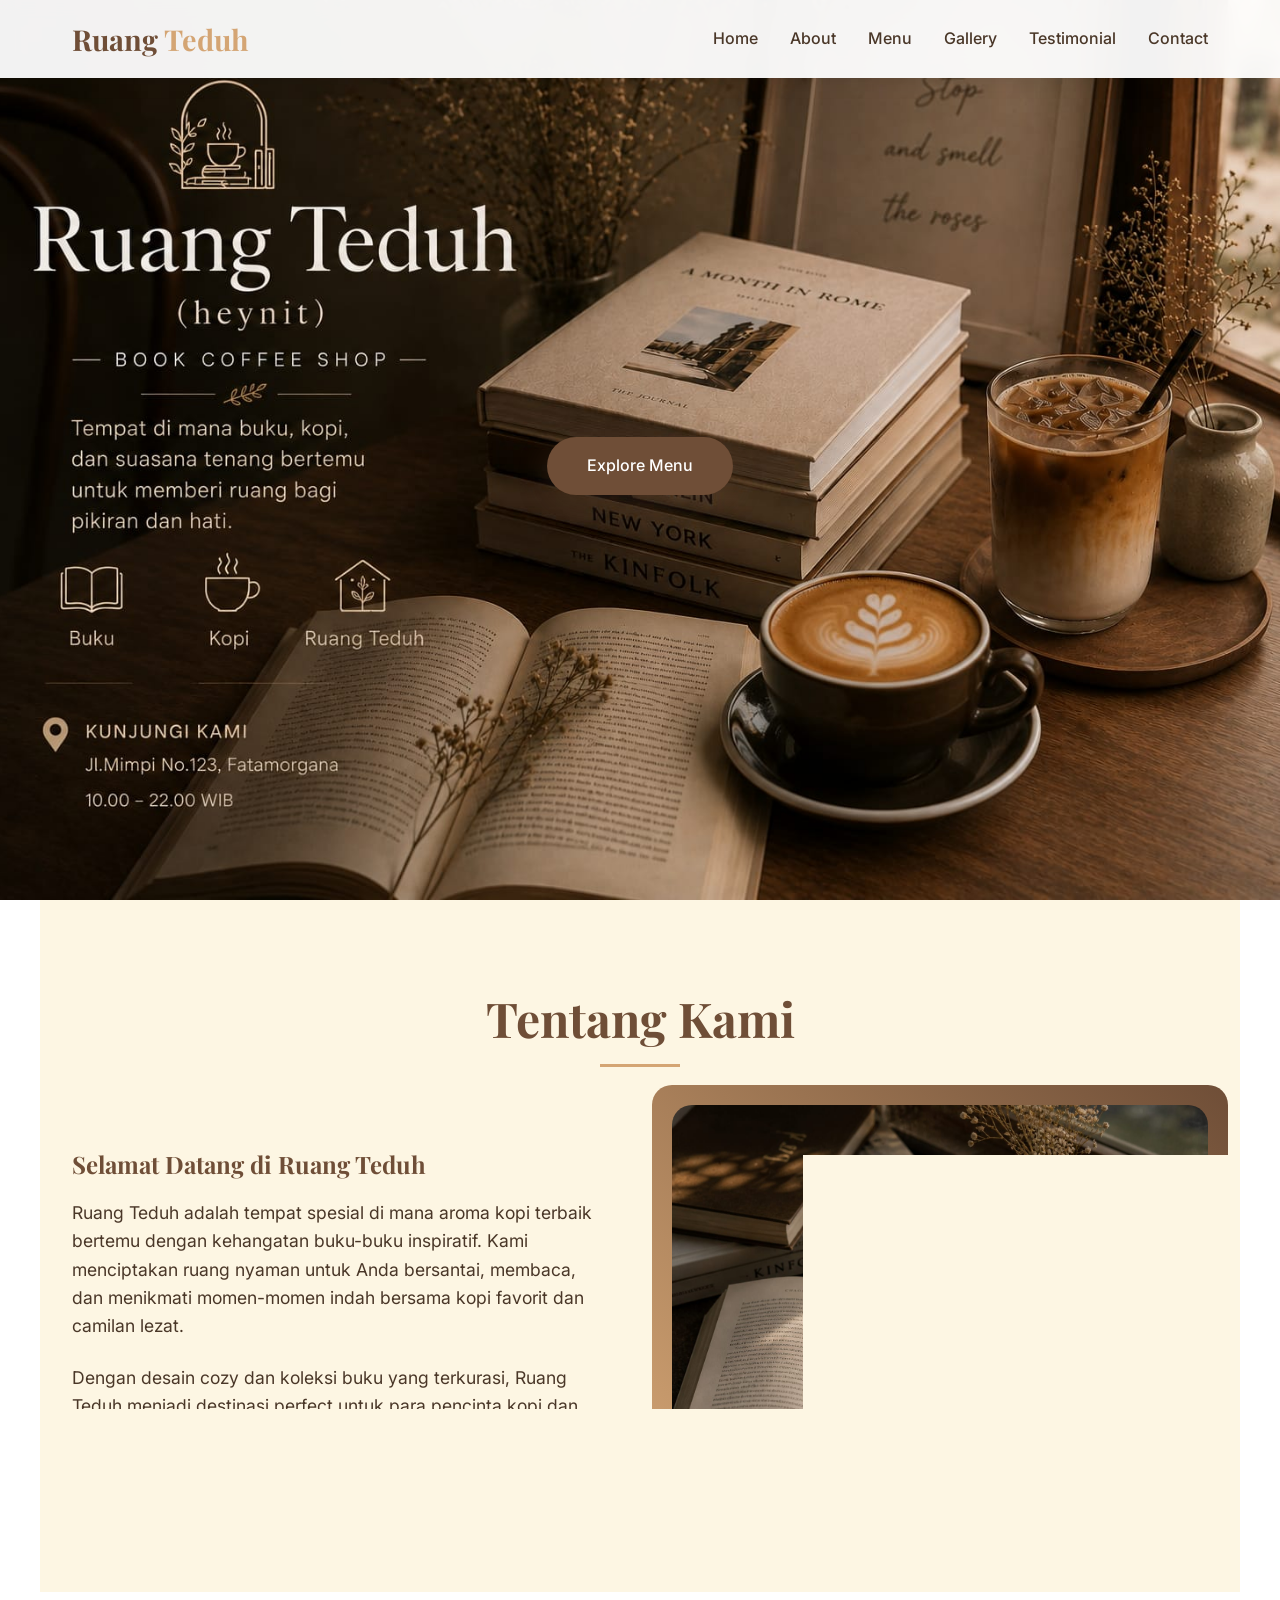
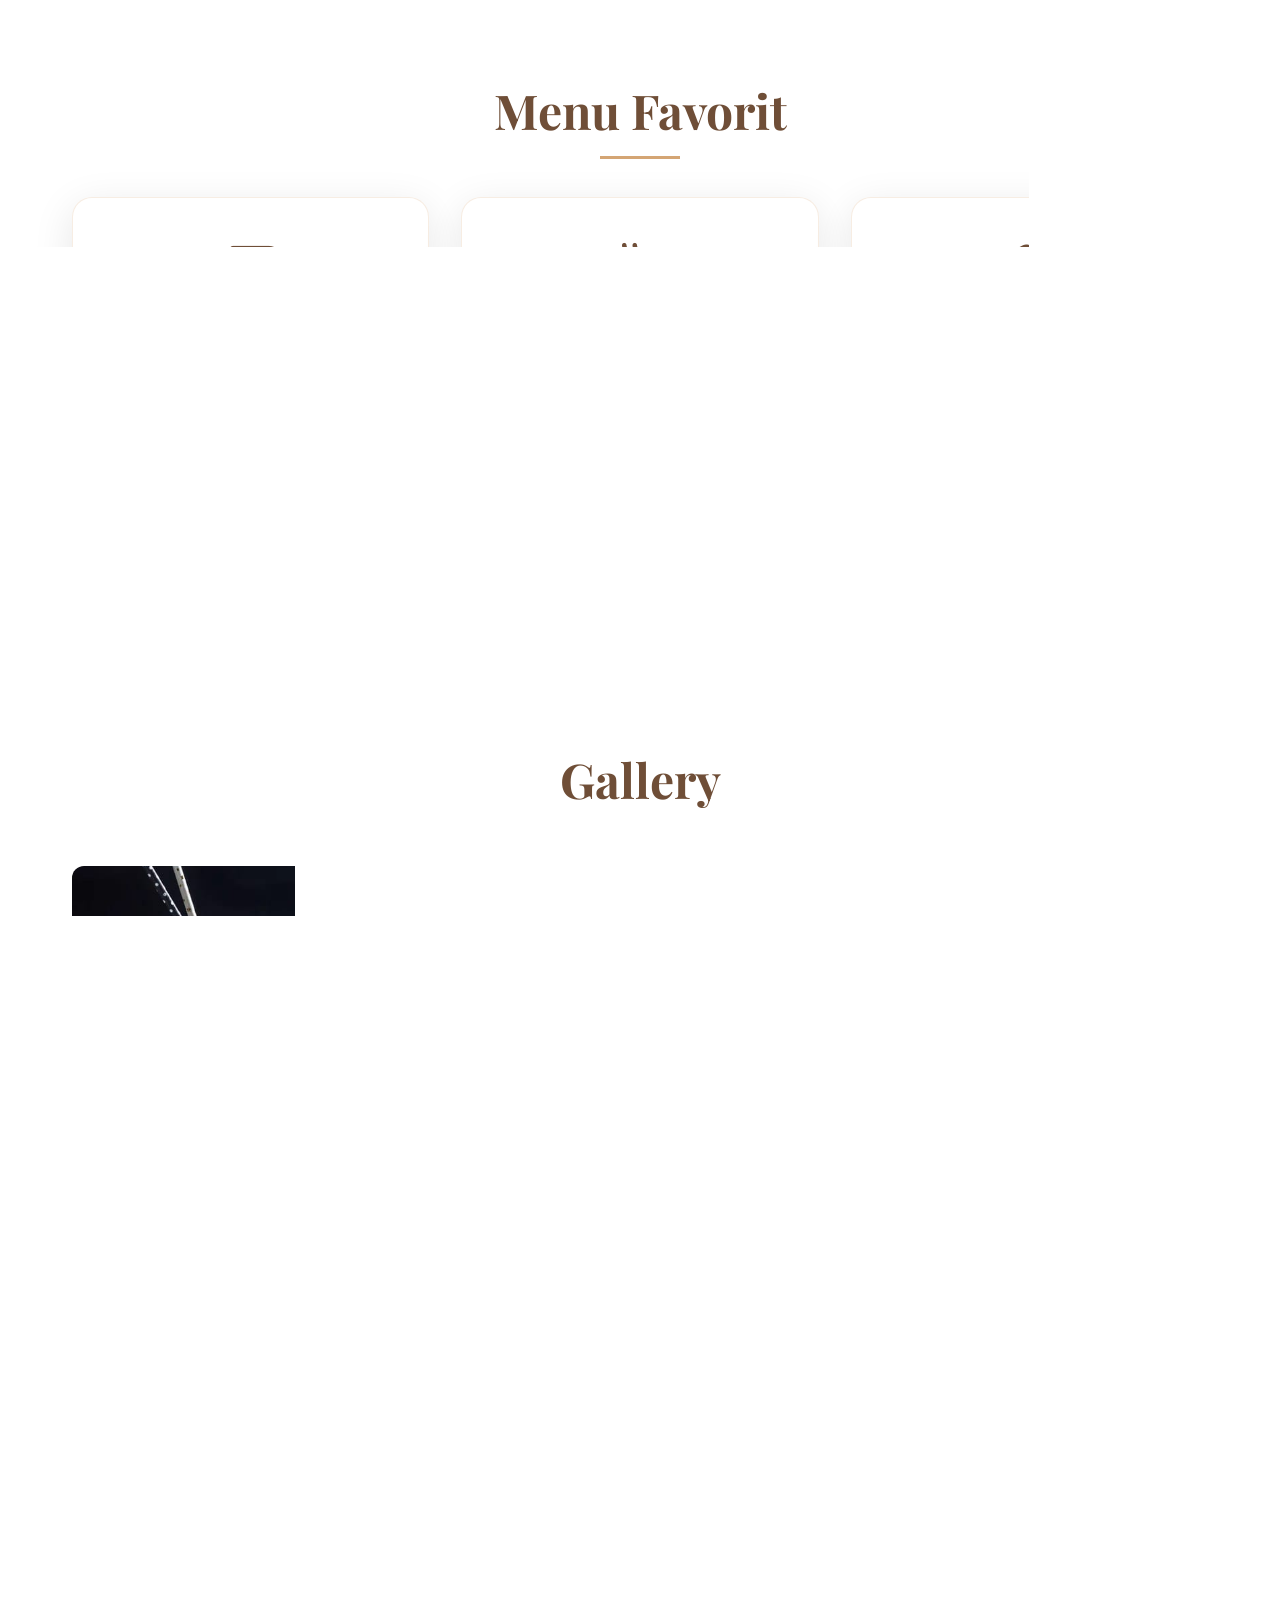
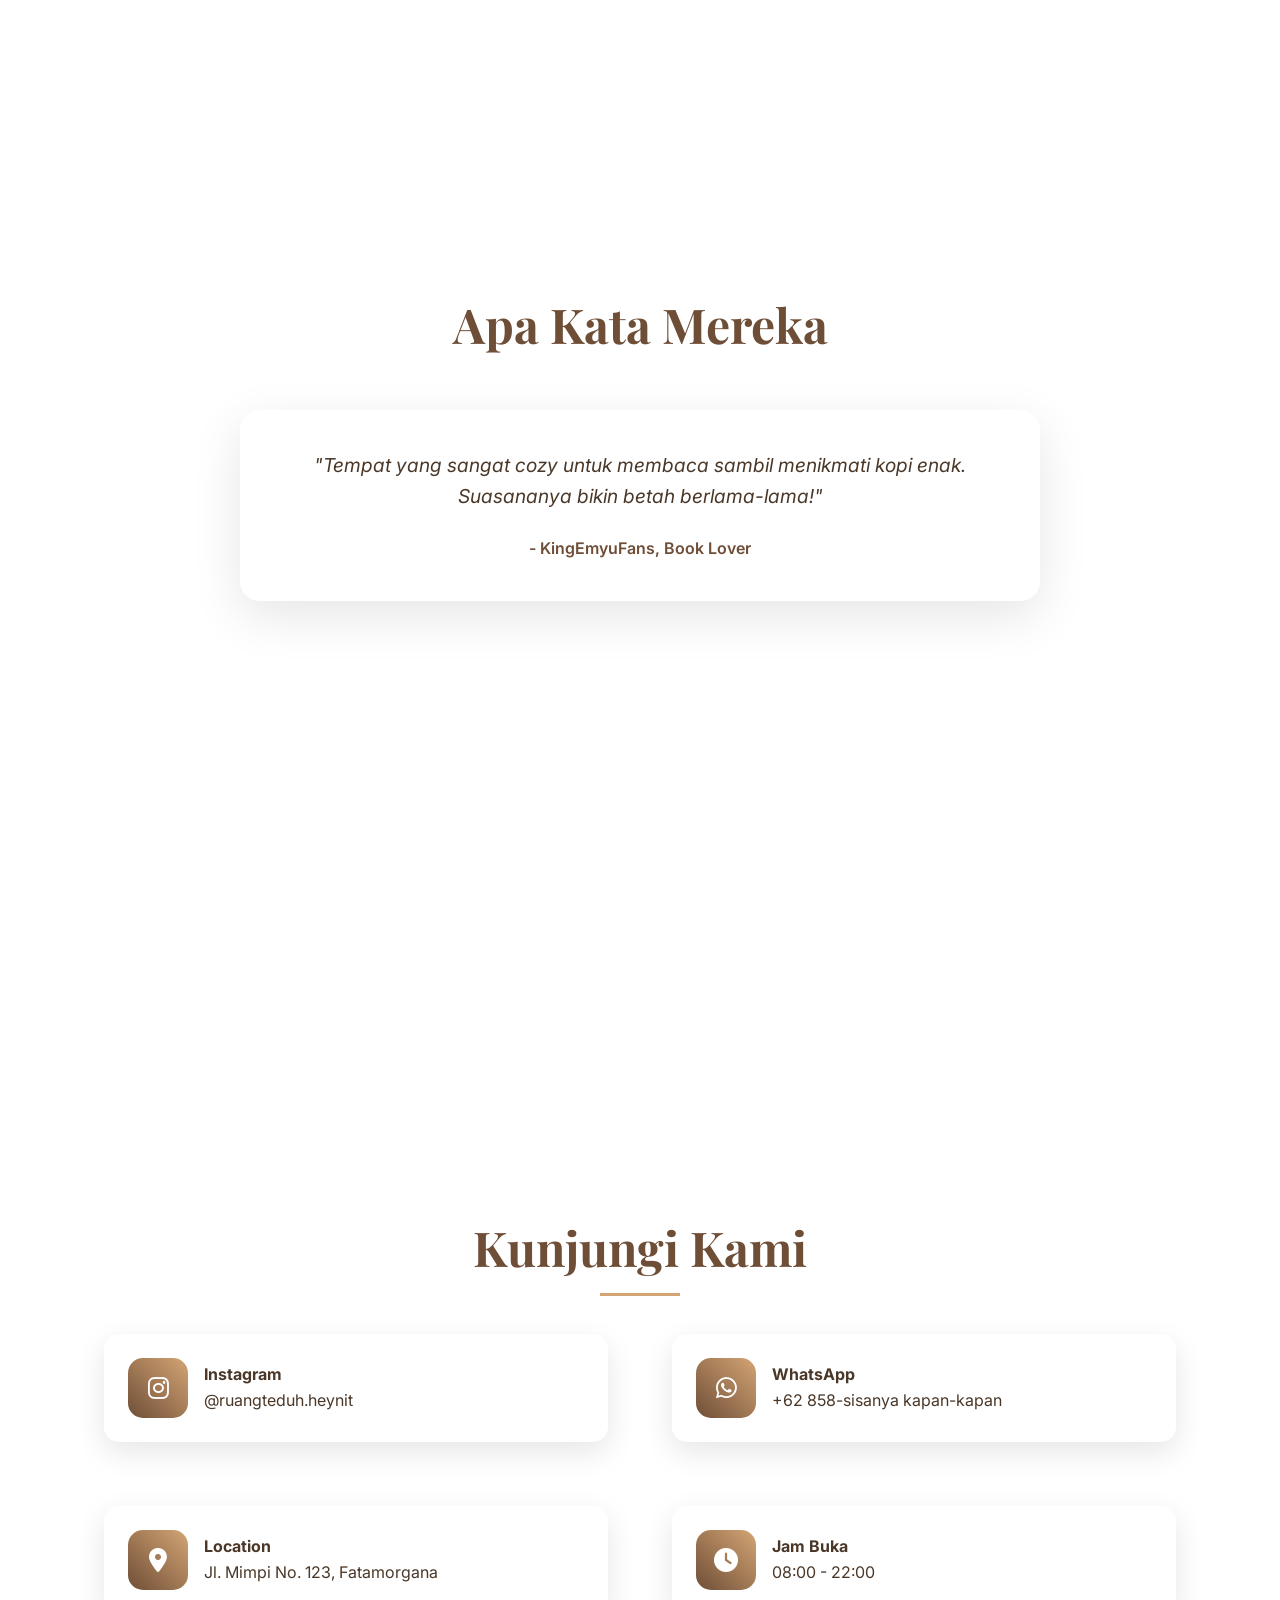
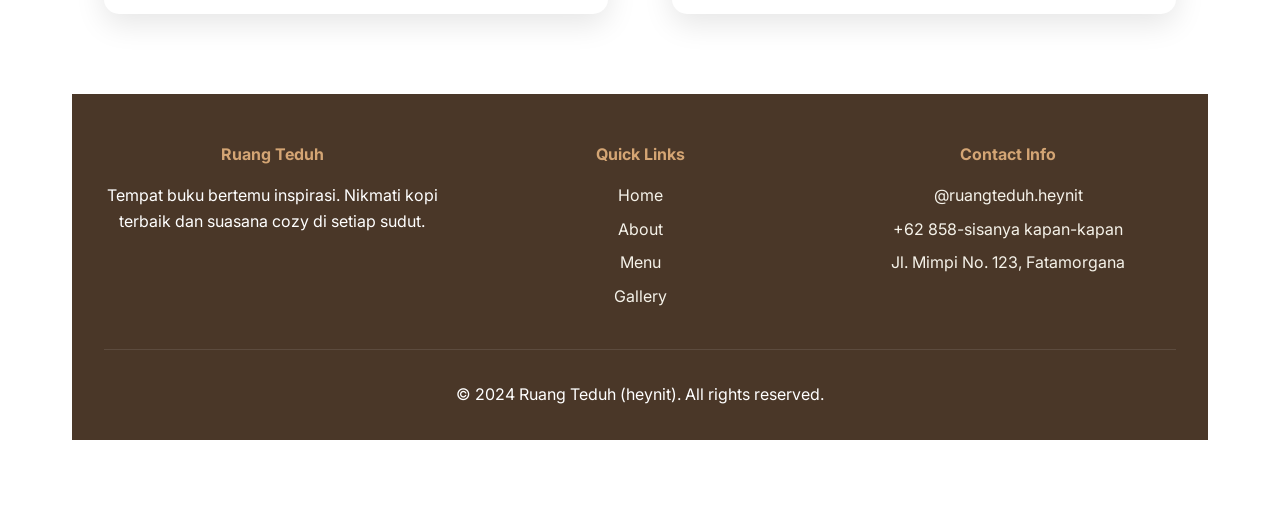
<file: index.html>
<!DOCTYPE html>
<html lang="id">
<head>
    <meta charset="UTF-8">
    <meta name="viewport" content="width=device-width, initial-scale=1.0">
    <title>Ruang Teduh (heynit) - Coffee Shop & Bookstore</title>
    <link href="https://cdnjs.cloudflare.com/ajax/libs/font-awesome/6.4.0/css/all.min.css" rel="stylesheet">
    <link href="https://fonts.googleapis.com/css2?family=Playfair+Display:wght@400;500;600;700&family=Inter:wght@300;400;500;600&display=swap" rel="stylesheet">
    <link rel="stylesheet" href="style.css">
</head>
<body>
    <!-- Navbar -->
    <nav class="navbar">
        <div class="nav-container">
            <a href="#" class="logo">Ruang <span>Teduh</span></a>
            <ul class="nav-menu">
                <li><a href="#home" class="nav-link">Home</a></li>
                <li><a href="#about" class="nav-link">About</a></li>
                <li><a href="#menu" class="nav-link">Menu</a></li>
                <li><a href="#gallery" class="nav-link">Gallery</a></li>
                <li><a href="#testimonial" class="nav-link">Testimonial</a></li>
                <li><a href="#contact" class="nav-link">Contact</a></li>
            </ul>
            <div class="hamburger">
                <span></span>
                <span></span>
                <span></span>
            </div>
        </div>
    </nav>

    <!-- Hero Section -->
<section id="home" class="hero" style="background-image: url('assets/hero-bg.jpeg');">
        <div class="hero-content">
            <h1></h1>
            <p class="tagline"></p>
            <a href="#menu" class="cta-button">Explore Menu</a>
        </div>
    </section>

    <!-- About Section -->
<section id="about" class="section about fade-in">
    <h2 class="section-title">Tentang Kami</h2>

    <div class="about-content">

        <div class="about-text">
            <h3>Selamat Datang di Ruang Teduh</h3>

            <p>
                Ruang Teduh adalah tempat spesial di mana aroma kopi terbaik
                bertemu dengan kehangatan buku-buku inspiratif.
                Kami menciptakan ruang nyaman untuk Anda bersantai,
                membaca, dan menikmati momen-momen indah bersama
                kopi favorit dan camilan lezat.
            </p>

            <p>
                Dengan desain cozy dan koleksi buku yang terkurasi,
                Ruang Teduh menjadi destinasi perfect untuk para
                pencinta kopi dan pembaca buku.
            </p>
        </div>

        <div class="about-image">
            <img src="assets/about.jpeg" alt="Ruang Teduh Interior">
        </div>

    </div>
</section>

    <!-- Menu Section -->
    <section id="menu" class="section fade-in">
        <h2 class="section-title">Menu Favorit</h2>
        <div class="menu-grid">
            <div class="menu-card">
                <div class="menu-icon">
                    <i class="fas fa-coffee"></i>
                </div>
                <h4>Coffee</h4>
                <ul class="menu-items">
                    <li><span>Espresso</span><span class="price">Rp 25.000</span></li>
                    <li><span>Americano</span><span class="price">Rp 28.000</span></li>
                    <li><span>Cappuccino</span><span class="price">Rp 32.000</span></li>
                    <li><span>Latte</span><span class="price">Rp 35.000</span></li>
                </ul>
            </div>
            <div class="menu-card">
                <div class="menu-icon">
                    <i class="fas fa-mug-hot"></i>
                </div>
                <h4>Non Coffee</h4>
                <ul class="menu-items">
                    <li><span>Matcha Latte</span><span class="price">Rp 38.000</span></li>
                    <li><span>Chai Tea</span><span class="price">Rp 32.000</span></li>
                    <li><span>Hot Chocolate</span><span class="price">Rp 35.000</span></li>
                    <li><span>Lemon Tea</span><span class="price">Rp 28.000</span></li>
                </ul>
            </div>
            <div class="menu-card">
                <div class="menu-icon">
                    <i class="fas fa-cookie-bite"></i>
                </div>
                <h4>Dessert</h4>
                <ul class="menu-items">
                    <li><span>Cheese Cake</span><span class="price">Rp 45.000</span></li>
                    <li><span>Brownie</span><span class="price">Rp 38.000</span></li>
                    <li><span>Red Velvet</span><span class="price">Rp 42.000</span></li>
                    <li><span>Croissant</span><span class="price">Rp 25.000</span></li>
                </ul>
            </div>
        </div>
    </section>

    <!-- Gallery Section -->
    <section id="gallery" class="section fade-in">
        <h2 class="section-title">Gallery</h2>
        <!-- Gallery Real Photos -->
<div class="gallery-grid">
    <div class="gallery-item" style="background-image: url('assets/gallery/coffee1.jpeg');"></div>
    <div class="gallery-item" style="background-image: url('assets/gallery/coffee2.jpeg');"></div>
    <div class="gallery-item" style="background-image: url('assets/gallery/coffee3.jpeg');"></div>
     <div class="gallery-item" style="background-image: url('assets/gallery/coffee4.jpeg');"></div>
      <div class="gallery-item" style="background-image: url('assets/gallery/coffee5.jpeg');"></div>
       <div class="gallery-item" style="background-image: url('assets/gallery/coffee6.jpeg');"></div>
       <div class="gallery-item" style="background-image: url('assets/gallery/coffee7.jpeg');"></div>
       <div class="gallery-item" style="background-image: url('assets/gallery/coffee8.jpeg');"></div>
       <div class="gallery-item" style="background-image: url('assets/gallery/dessert1.jpeg');"></div>
       <div class="gallery-item" style="background-image: url('assets/gallery/dessert2.jpeg');"></div>
       <div class="gallery-item" style="background-image: url('assets/gallery/dessert3.jpeg');"></div>
       <div class="gallery-item" style="background-image: url('assets/gallery/dessert4.jpeg');"></div>
</div>
    <!-- Testimonial Section -->
    <section id="testimonial" class="section fade-in">
        <h2 class="section-title">Apa Kata Mereka</h2>
        <div class="testimonial-container">
            <div class="testimonial active">
                <p class="testimonial-text">"Tempat yang sangat cozy untuk membaca sambil menikmati kopi enak. Suasananya bikin betah berlama-lama!"</p>
                <div class="testimonial-author">- KingEmyuFans, Book Lover</div>
            </div>
            <div class="testimonial">
                <p class="testimonial-text">"Kopi dan dessertnya juara! Koleksi bukunya juga bagus-bagus. Recommended banget!"</p>
                <div class="testimonial-author">- Cassemiro, Coffee Addict</div>
            </div>
            <div class="testimonial">
                <p class="testimonial-text">"Ruang Teduh jadi tempat favoritku untuk kerja remote. Nyaman dan produktif!"</p>
                <div class="testimonial-author">- Bruno, Freelancer</div>
            </div>
        </div>
    </section>

    <!-- Contact Section -->
    <section id="contact" class="section fade-in">
        <h2 class="section-title">Kunjungi Kami</h2>
        <div class="contact-grid">
            <a href="#" class="contact-item">
                <div class="contact-icon">
                    <i class="fab fa-instagram"></i>
                </div>
                <div>
                    <h4>Instagram</h4>
                    <p>@ruangteduh.heynit</p>
                </div>
            </a>
            <a href="#" class="contact-item">
                <div class="contact-icon">
                    <i class="fab fa-whatsapp"></i>
                </div>
                <div>
                    <h4>WhatsApp</h4>
                    <p>+62 858-sisanya kapan-kapan</p>
                </div>
            </a>
            <a href="#" class="contact-item">
                <div class="contact-icon">
                    <i class="fas fa-map-marker-alt"></i>
                </div>
                <div>
                    <h4>Location</h4>
                    <p>Jl. Mimpi No. 123, Fatamorgana</p>
                </div>
            </a>
            <a href="#" class="contact-item">
                <div class="contact-icon">
                    <i class="fas fa-clock"></i>
                </div>
                <div>
                    <h4>Jam Buka</h4>
                    <p>08:00 - 22:00</p>
                </div>
            </a>
        </div>
    </section>

    <!-- Footer -->
    <footer class="footer">
        <div class="footer-content">
            <div class="footer-section">
                <h4>Ruang Teduh</h4>
                <p>Tempat buku bertemu inspirasi. Nikmati kopi terbaik dan suasana cozy di setiap sudut.</p>
            </div>
            <div class="footer-section">
                <h4>Quick Links</h4>
                <a href="#home">Home</a>
                <a href="#about">About</a>
                <a href="#menu">Menu</a>
                <a href="#gallery">Gallery</a>
            </div>
            <div class="footer-section">
                <h4>Contact Info</h4>
                <a href="#">@ruangteduh.heynit</a>
                <a href="#">+62 858-sisanya kapan-kapan</a>
                <a href="#">Jl. Mimpi No. 123, Fatamorgana</a>
            </div>
        </div>
        <div class="footer-bottom">
            <p>&copy; 2024 Ruang Teduh (heynit). All rights reserved.</p>
        </div>
    </footer>

    <script>
        // Mobile Menu Toggle
        const hamburger = document.querySelector('.hamburger');
        const navMenu = document.querySelector('.nav-menu');

        hamburger.addEventListener('click', () => {
            hamburger.classList.toggle('active');
            navMenu.classList.toggle('active');
        });

        // Close mobile menu when clicking on a link
        document.querySelectorAll('.nav-link').forEach(n => n.addEventListener('click', () => {
            hamburger.classList.remove('active');
            navMenu.classList.remove('active');
        }));

        // Navbar background on scroll
        window.addEventListener('scroll', () => {
            const navbar = document.querySelector('.navbar');
            if (window.scrollY > 100) {
                navbar.style.background = 'rgba(255, 255, 255, 0.98)';
            } else {
                navbar.style.background = 'rgba(255, 255, 255, 0.95)';
            }
        });

        // Fade in on scroll
        const observerOptions = {
            threshold: 0.1,
            rootMargin: '0px 0px -50px 0px'
        };

        const observer = new IntersectionObserver((entries) => {
            entries.forEach(entry => {
                if (entry.isIntersecting) {
                    entry.target.classList.add('visible');
                }
            });
        }, observerOptions);

        document.querySelectorAll('.fade-in').forEach(el => {
            observer.observe(el);
        });

        // Testimonial slider
        let currentTestimonial = 0;
        const testimonials = document.querySelectorAll('.testimonial');

        function showTestimonial(index) {
            testimonials.forEach((t, i) => {
                t.classList.toggle('active', i === index);
            });
        }

        setInterval(() => {
            currentTestimonial = (currentTestimonial + 1) % testimonials.length;
            showTestimonial(currentTestimonial);
        }, 5000);

        // Smooth scrolling for anchor links
        document.querySelectorAll('a[href^="#"]').forEach(anchor => {
            anchor.addEventListener('click', function (e) {
                e.preventDefault();
                const target = document.querySelector(this.getAttribute('href'));
                if (target) {
                    target.scrollIntoView({
                        behavior: 'smooth',
                        block: 'start'
                    });
                }
            });
        });

        // Gallery hover effect
        document.querySelectorAll('.gallery-item').forEach(item => {
            item.addEventListener('mouseenter', function() {
                this.style.transform = 'scale(1.05)';
            });
            item.addEventListener('mouseleave', function() {
                this.style.transform = 'scale(1)';
            });
        });
    </script>
</body>
</html>
</file>
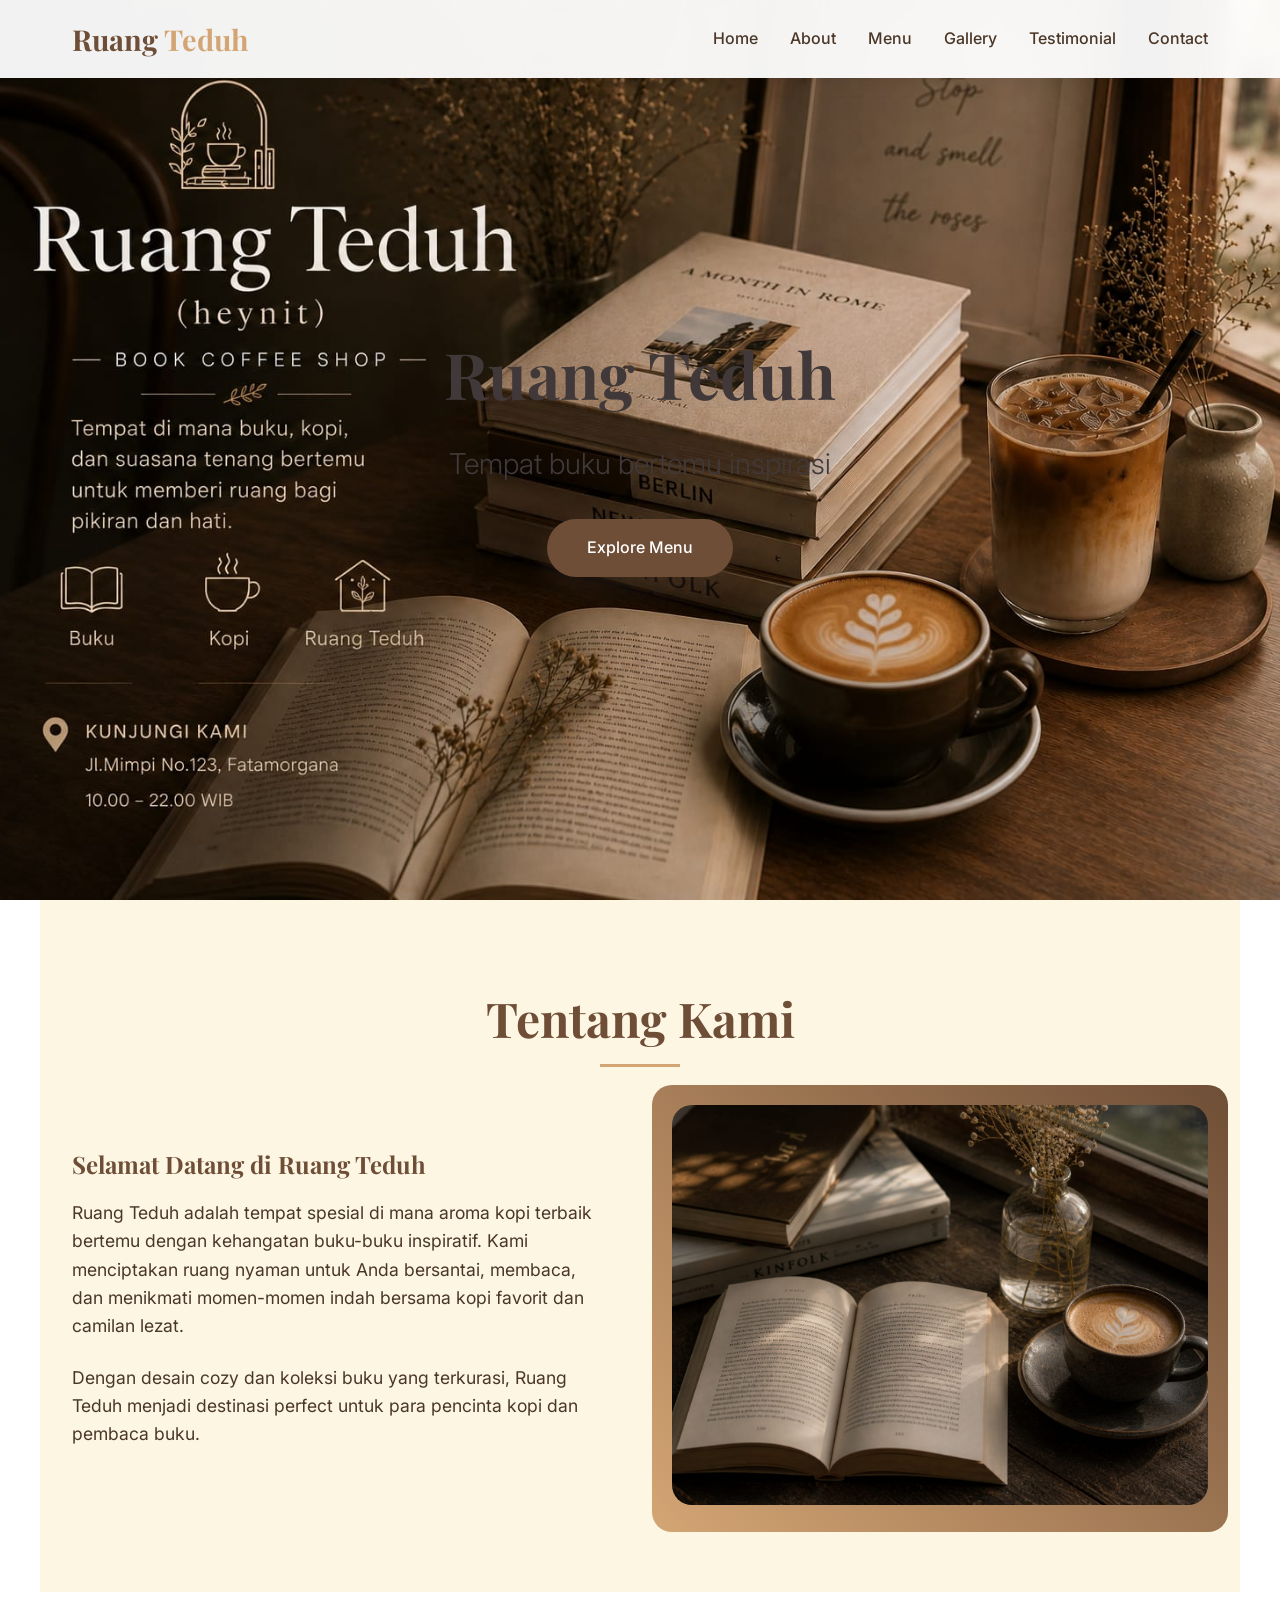
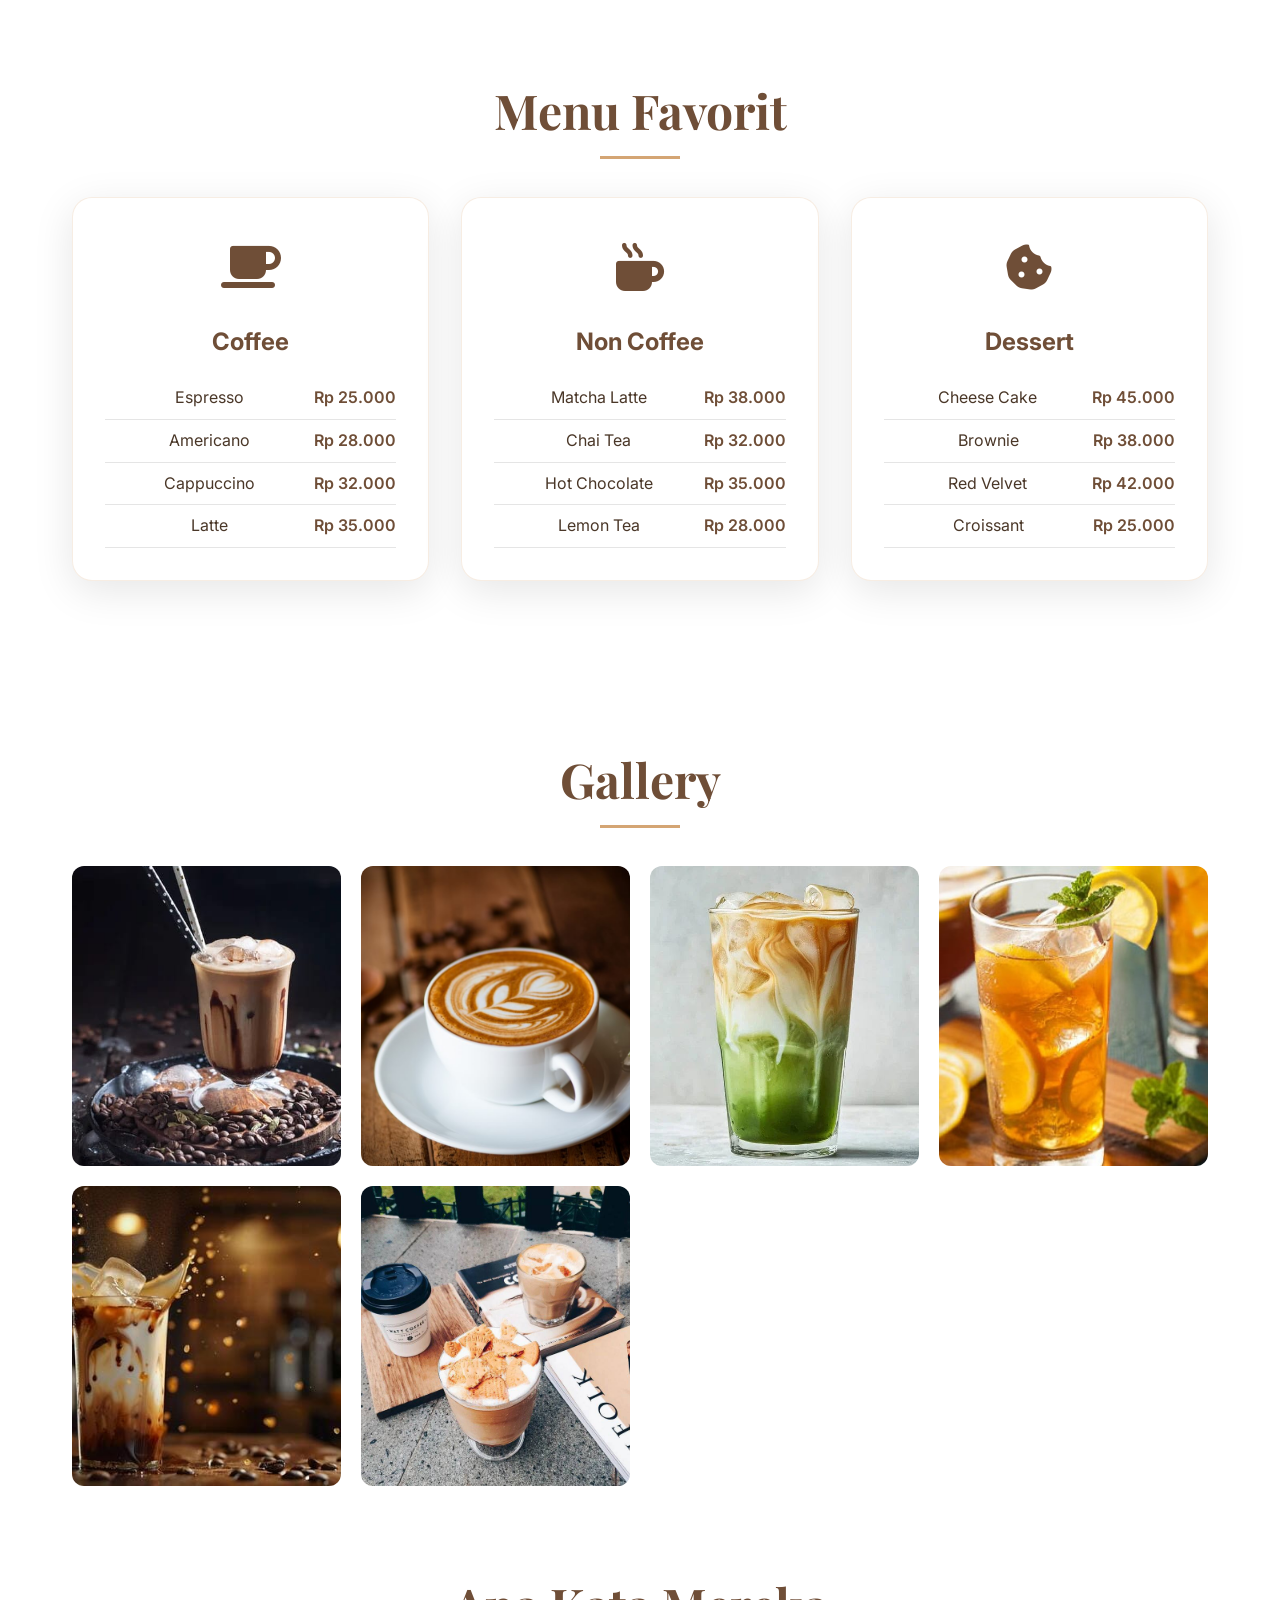
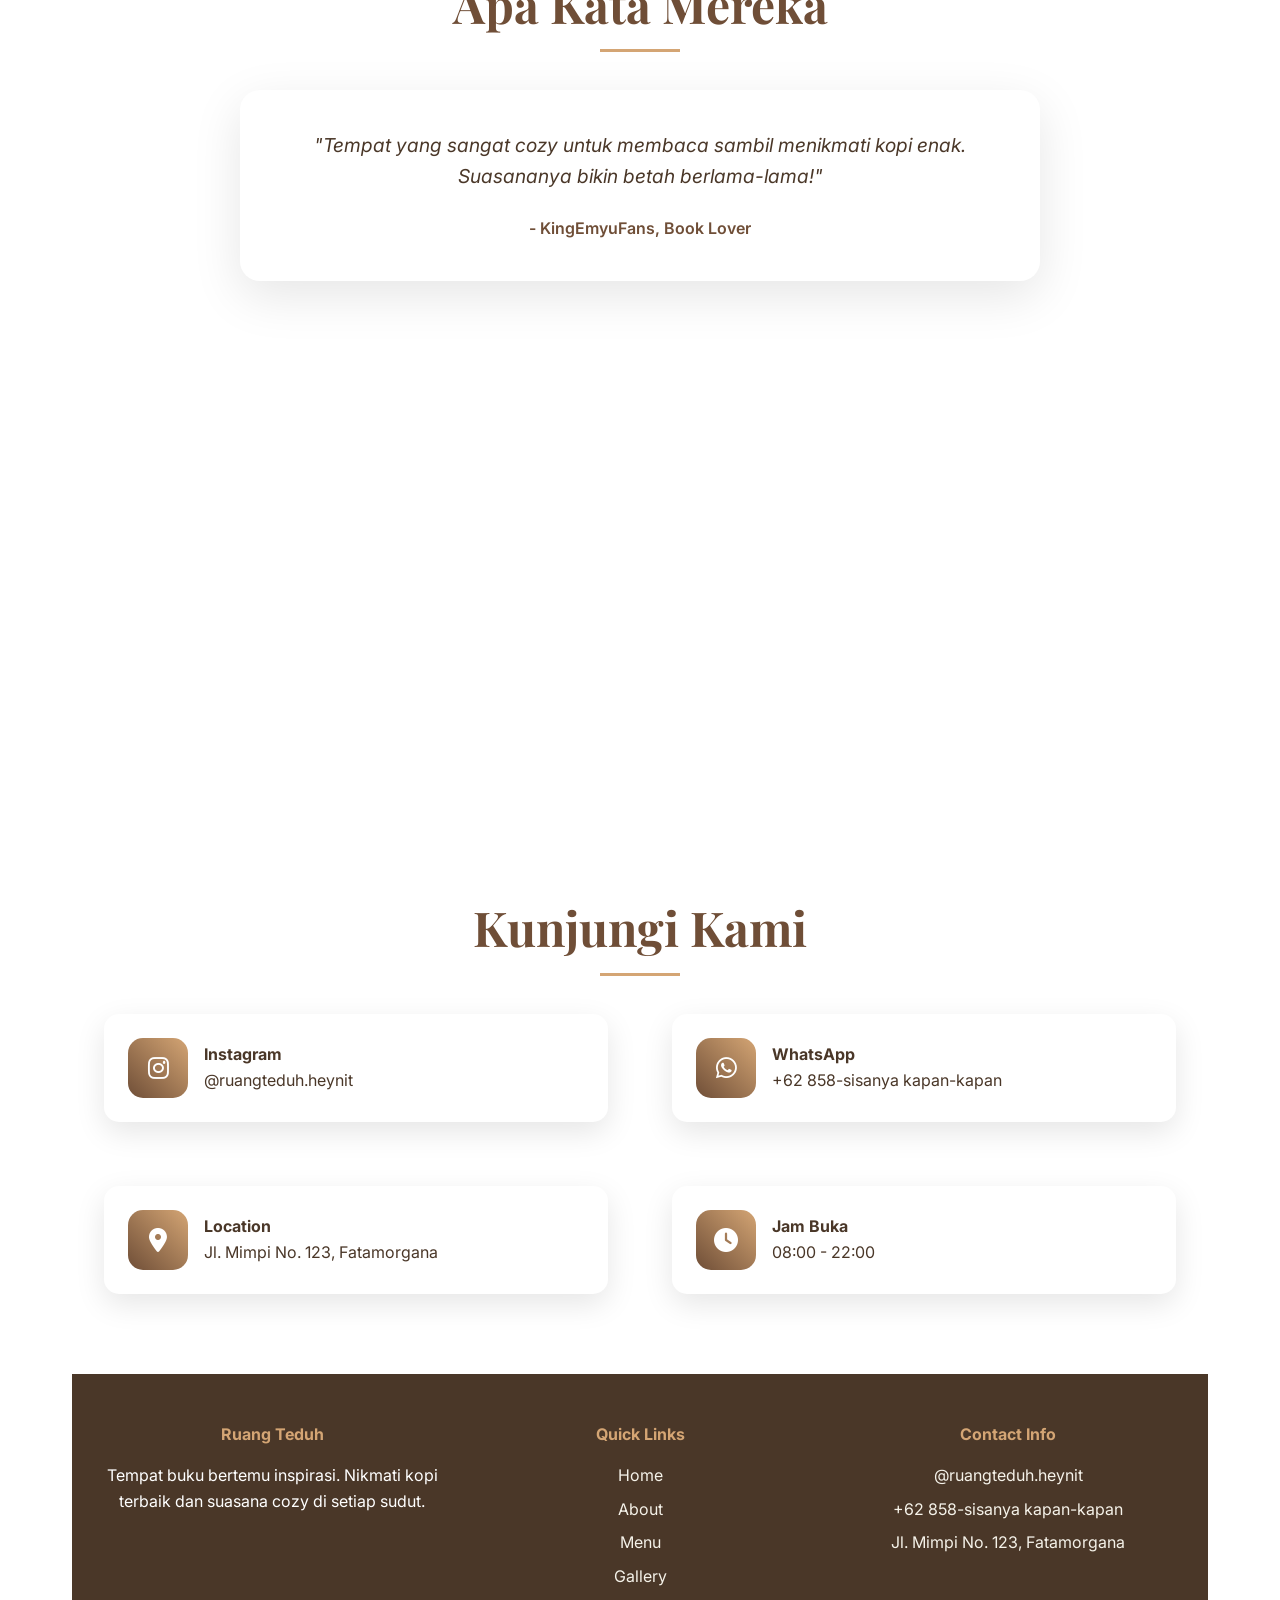
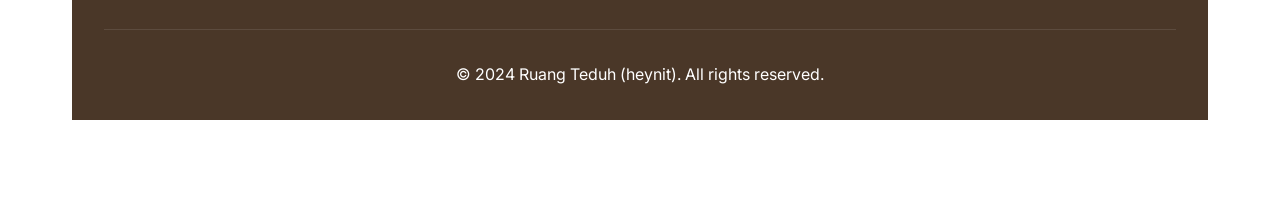
<file: about.html>
<!DOCTYPE html>
<html lang="id">
<head>
    <meta charset="UTF-8">
    <meta name="viewport" content="width=device-width, initial-scale=1.0">
    <title>Ruang Teduh (heynit) - Coffee Shop & Bookstore</title>
    <link href="https://cdnjs.cloudflare.com/ajax/libs/font-awesome/6.4.0/css/all.min.css" rel="stylesheet">
    <link href="https://fonts.googleapis.com/css2?family=Playfair+Display:wght@400;500;600;700&family=Inter:wght@300;400;500;600&display=swap" rel="stylesheet">
    <link rel="stylesheet" href="style.css">
</head>
<body>
    
    <nav class="navbar">
        <div class="nav-container">
            <a href="#" class="logo">Ruang <span>Teduh</span></a>
            <ul class="nav-menu">
                <li><a href="#home" class="nav-link">Home</a></li>
                <li><a href="#about" class="nav-link">About</a></li>
                <li><a href="#menu" class="nav-link">Menu</a></li>
                <li><a href="#gallery" class="nav-link">Gallery</a></li>
                <li><a href="#testimonial" class="nav-link">Testimonial</a></li>
                <li><a href="#contact" class="nav-link">Contact</a></li>
            </ul>
            <div class="hamburger">
                <span></span>
                <span></span>
                <span></span>
            </div>
        </div>
    </nav>

   
<section id="home" class="hero" style="background-image: url('assets/hero-bg.jpeg');">
        <div class="hero-content">
            <h1>Ruang Teduh</h1>
            <p class="tagline">Tempat buku bertemu inspirasi</p>
            <a href="#menu" class="cta-button">Explore Menu</a>
        </div>
    </section>

   
<section id="about" class="section about fade-in">
    <h2 class="section-title">Tentang Kami</h2>

    <div class="about-content">

        <div class="about-text">
            <h3>Selamat Datang di Ruang Teduh</h3>

            <p>
                Ruang Teduh adalah tempat spesial di mana aroma kopi terbaik
                bertemu dengan kehangatan buku-buku inspiratif.
                Kami menciptakan ruang nyaman untuk Anda bersantai,
                membaca, dan menikmati momen-momen indah bersama
                kopi favorit dan camilan lezat.
            </p>

            <p>
                Dengan desain cozy dan koleksi buku yang terkurasi,
                Ruang Teduh menjadi destinasi perfect untuk para
                pencinta kopi dan pembaca buku.
            </p>
        </div>

        <div class="about-image">
            <img src="assets/about.jpeg" alt="Ruang Teduh Interior">
        </div>

    </div>
</section>

   
    <section id="menu" class="section fade-in">
        <h2 class="section-title">Menu Favorit</h2>
        <div class="menu-grid">
            <div class="menu-card">
                <div class="menu-icon">
                    <i class="fas fa-coffee"></i>
                </div>
                <h4>Coffee</h4>
                <ul class="menu-items">
                    <li><span>Espresso</span><span class="price">Rp 25.000</span></li>
                    <li><span>Americano</span><span class="price">Rp 28.000</span></li>
                    <li><span>Cappuccino</span><span class="price">Rp 32.000</span></li>
                    <li><span>Latte</span><span class="price">Rp 35.000</span></li>
                </ul>
            </div>
            <div class="menu-card">
                <div class="menu-icon">
                    <i class="fas fa-mug-hot"></i>
                </div>
                <h4>Non Coffee</h4>
                <ul class="menu-items">
                    <li><span>Matcha Latte</span><span class="price">Rp 38.000</span></li>
                    <li><span>Chai Tea</span><span class="price">Rp 32.000</span></li>
                    <li><span>Hot Chocolate</span><span class="price">Rp 35.000</span></li>
                    <li><span>Lemon Tea</span><span class="price">Rp 28.000</span></li>
                </ul>
            </div>
            <div class="menu-card">
                <div class="menu-icon">
                    <i class="fas fa-cookie-bite"></i>
                </div>
                <h4>Dessert</h4>
                <ul class="menu-items">
                    <li><span>Cheese Cake</span><span class="price">Rp 45.000</span></li>
                    <li><span>Brownie</span><span class="price">Rp 38.000</span></li>
                    <li><span>Red Velvet</span><span class="price">Rp 42.000</span></li>
                    <li><span>Croissant</span><span class="price">Rp 25.000</span></li>
                </ul>
            </div>
        </div>
    </section>

    <section id="gallery" class="section fade-in">
        <h2 class="section-title">Gallery</h2>
        
<div class="gallery-grid">
    <div class="gallery-item" style="background-image: url('assets/gallery/coffee1.jpeg');"></div>
    <div class="gallery-item" style="background-image: url('assets/gallery/coffee2.jpeg');"></div>
    <div class="gallery-item" style="background-image: url('assets/gallery/coffee3.jpeg');"></div>
     <div class="gallery-item" style="background-image: url('assets/gallery/coffee4.jpeg');"></div>
      <div class="gallery-item" style="background-image: url('assets/gallery/coffee5.jpeg');"></div>
       <div class="gallery-item" style="background-image: url('assets/gallery/coffee6.jpeg');"></div>
</div>
   
    <section id="testimonial" class="section fade-in">
        <h2 class="section-title">Apa Kata Mereka</h2>
        <div class="testimonial-container">
            <div class="testimonial active">
                <p class="testimonial-text">"Tempat yang sangat cozy untuk membaca sambil menikmati kopi enak. Suasananya bikin betah berlama-lama!"</p>
                <div class="testimonial-author">- KingEmyuFans, Book Lover</div>
            </div>
            <div class="testimonial">
                <p class="testimonial-text">"Kopi dan dessertnya juara! Koleksi bukunya juga bagus-bagus. Recommended banget!"</p>
                <div class="testimonial-author">- Cassemiro, Coffee Addict</div>
            </div>
            <div class="testimonial">
                <p class="testimonial-text">"Ruang Teduh jadi tempat favoritku untuk kerja remote. Nyaman dan produktif!"</p>
                <div class="testimonial-author">- Bruno, Freelancer</div>
            </div>
        </div>
    </section>

   
    <section id="contact" class="section fade-in">
        <h2 class="section-title">Kunjungi Kami</h2>
        <div class="contact-grid">
            <a href="#" class="contact-item">
                <div class="contact-icon">
                    <i class="fab fa-instagram"></i>
                </div>
                <div>
                    <h4>Instagram</h4>
                    <p>@ruangteduh.heynit</p>
                </div>
            </a>
            <a href="#" class="contact-item">
                <div class="contact-icon">
                    <i class="fab fa-whatsapp"></i>
                </div>
                <div>
                    <h4>WhatsApp</h4>
                    <p>+62 858-sisanya kapan-kapan</p>
                </div>
            </a>
            <a href="#" class="contact-item">
                <div class="contact-icon">
                    <i class="fas fa-map-marker-alt"></i>
                </div>
                <div>
                    <h4>Location</h4>
                    <p>Jl. Mimpi No. 123, Fatamorgana</p>
                </div>
            </a>
            <a href="#" class="contact-item">
                <div class="contact-icon">
                    <i class="fas fa-clock"></i>
                </div>
                <div>
                    <h4>Jam Buka</h4>
                    <p>08:00 - 22:00</p>
                </div>
            </a>
        </div>
    </section>

   
    <footer class="footer">
        <div class="footer-content">
            <div class="footer-section">
                <h4>Ruang Teduh</h4>
                <p>Tempat buku bertemu inspirasi. Nikmati kopi terbaik dan suasana cozy di setiap sudut.</p>
            </div>
            <div class="footer-section">
                <h4>Quick Links</h4>
                <a href="#home">Home</a>
                <a href="#about">About</a>
                <a href="#menu">Menu</a>
                <a href="#gallery">Gallery</a>
            </div>
            <div class="footer-section">
                <h4>Contact Info</h4>
                <a href="#">@ruangteduh.heynit</a>
                <a href="#">+62 858-sisanya kapan-kapan</a>
                <a href="#">Jl. Mimpi No. 123, Fatamorgana</a>
            </div>
        </div>
        <div class="footer-bottom">
            <p>&copy; 2024 Ruang Teduh (heynit). All rights reserved.</p>
        </div>
    </footer>

    <script>
      
        const hamburger = document.querySelector('.hamburger');
        const navMenu = document.querySelector('.nav-menu');

        hamburger.addEventListener('click', () => {
            hamburger.classList.toggle('active');
            navMenu.classList.toggle('active');
        });

        
        document.querySelectorAll('.nav-link').forEach(n => n.addEventListener('click', () => {
            hamburger.classList.remove('active');
            navMenu.classList.remove('active');
        }));

       
        window.addEventListener('scroll', () => {
            const navbar = document.querySelector('.navbar');
            if (window.scrollY > 100) {
                navbar.style.background = 'rgba(255, 255, 255, 0.98)';
            } else {
                navbar.style.background = 'rgba(255, 255, 255, 0.95)';
            }
        });

        
        const observerOptions = {
            threshold: 0.1,
            rootMargin: '0px 0px -50px 0px'
        };

        const observer = new IntersectionObserver((entries) => {
            entries.forEach(entry => {
                if (entry.isIntersecting) {
                    entry.target.classList.add('visible');
                }
            });
        }, observerOptions);

        document.querySelectorAll('.fade-in').forEach(el => {
            observer.observe(el);
        });

      
        let currentTestimonial = 0;
        const testimonials = document.querySelectorAll('.testimonial');

        function showTestimonial(index) {
            testimonials.forEach((t, i) => {
                t.classList.toggle('active', i === index);
            });
        }

        setInterval(() => {
            currentTestimonial = (currentTestimonial + 1) % testimonials.length;
            showTestimonial(currentTestimonial);
        }, 5000);

        
        document.querySelectorAll('a[href^="#"]').forEach(anchor => {
            anchor.addEventListener('click', function (e) {
                e.preventDefault();
                const target = document.querySelector(this.getAttribute('href'));
                if (target) {
                    target.scrollIntoView({
                        behavior: 'smooth',
                        block: 'start'
                    });
                }
            });
        });

     
        document.querySelectorAll('.gallery-item').forEach(item => {
            item.addEventListener('mouseenter', function() {
                this.style.transform = 'scale(1.05)';
            });
            item.addEventListener('mouseleave', function() {
                this.style.transform = 'scale(1)';
            });
        });
    </script>
</body>
</html>
</file>
<file: style.css>
* {
  margin: 0;
  padding: 0;
  box-sizing: border-box;
}

:root {
  --coffee-brown: #6f4e37;
  --coffee-dark: #4a3728;
  --beige: #f5f2e9;
  --cream: #fdf6e3;
  --white: #fff;
  --light-brown: #d4a574;
}

body {
  font-family: "Inter", sans-serif;
  line-height: 1.6;
  color: var(--coffee-dark);
  overflow-x: hidden;
}

h1,
h2,
h3 {
  font-family: "Playfair Display", serif;
}

/* Navbar */
.navbar {
  position: fixed;
  top: 0;
  width: 100%;
  background: rgba(255, 255, 255, 0.95);
  backdrop-filter: blur(10px);
  z-index: 1000;
  padding: 1rem 0;
  transition: all 0.3s ease;
  box-shadow: 0 2px 20px rgba(0, 0, 0, 0.1);
}

.nav-container {
  max-width: 1200px;
  margin: 0 auto;
  display: flex;
  justify-content: space-between;
  align-items: center;
  padding: 0 2rem;
}

.logo {
  font-family: "Playfair Display", serif;
  font-size: 1.8rem;
  font-weight: 700;
  color: var(--coffee-brown);
  text-decoration: none;
}

.logo span {
  color: var(--light-brown);
}

.nav-menu {
  display: flex;
  list-style: none;
  gap: 2rem;
}

.nav-link {
  text-decoration: none;
  color: var(--coffee-dark);
  font-weight: 500;
  transition: color 0.3s ease;
  position: relative;
}

.nav-link:hover {
  color: var(--coffee-brown);
}

.nav-link::after {
  content: "";
  position: absolute;
  width: 0;
  height: 2px;
  bottom: -5px;
  left: 0;
  background: var(--coffee-brown);
  transition: width 0.3s ease;
}

.nav-link:hover::after {
  width: 100%;
}

.hamburger {
  display: none;
  flex-direction: column;
  cursor: pointer;
  gap: 4px;
}

.hamburger span {
  width: 25px;
  height: 3px;
  background: var(--coffee-brown);
  transition: 0.3s;
}

/* Hero Section */
.hero {
  height: 100dvh;
  background:
    linear-gradient(rgba(111, 78, 55, 0.7), rgba(111, 78, 55, 0.7)),
    url('data:image/svg+xml,<svg xmlns="http://www.w3.org/2000/svg" viewBox="0 0 1200 800"><rect fill="%23F5F2E9" width="1200" height="800"/><circle fill="%23FDF6E3" opacity="0.8" cx="200" cy="200" r="300"/><circle fill="%23D4A574" opacity="0.3" cx="900" cy="500" r="250"/><path fill="%23F5F2E9" opacity="0.6" d="M0 400Q300 200 600 400T1200 400V800H0z"/></svg>');
  background-size: cover;
  background-position: center;
  display: flex;
  align-items: center;
  justify-content: center;
  text-align: center;
  color: rgb(65, 57, 57);
  position: relative;
}

.hero-content h1 {
  font-size: clamp(2.5rem, 5vw, 4rem);
  margin-bottom: 1rem;
  opacity: 0;
  animation: fadeInUp 1s ease 0.5s forwards;
}

.hero-content .tagline {
  font-size: clamp(1.2rem, 3vw, 1.8rem);
  margin-bottom: 2rem;
  font-weight: 300;
  opacity: 0;
  animation: fadeInUp 1s ease 0.8s forwards;
}

.cta-button {
  display: inline-block;
  background: var(--coffee-brown);
  color: white;
  padding: 1rem 2.5rem;
  border-radius: 50px;
  text-decoration: none;
  font-weight: 500;
  transition: all 0.3s ease;
  box-shadow: 0 10px 30px rgba(111, 78, 55, 0.3);
  opacity: 0;
  animation: fadeInUp 1s ease 1.1s forwards;
}

.cta-button:hover {
  transform: translateY(-3px);
  box-shadow: 0 15px 40px rgba(111, 78, 55, 0.4);
  background: var(--coffee-dark);
}

/* Sections */
.section {
  padding: 5rem 2rem;
  max-width: 1200px;
  margin: 0 auto;
}

.section-title {
  text-align: center;
  font-size: clamp(2rem, 4vw, 3rem);
  margin-bottom: 3rem;
  color: var(--coffee-brown);
  position: relative;
}

.section-title::after {
  content: "";
  width: 80px;
  height: 3px;
  background: var(--light-brown);
  position: absolute;
  bottom: -10px;
  left: 50%;
  transform: translateX(-50%);
}

/* About Section */
.about {
  background: var(--cream);
}

.about-content {
  display: grid;
  grid-template-columns: 1fr 1fr;
  gap: 4rem;
  align-items: center;
}

.about-text h3 {
  font-size: 1.5rem;
  margin-bottom: 1rem;
  color: var(--coffee-brown);
}

.about-text p {
  color: var(--coffee-dark);
  margin-bottom: 1.5rem;
  font-size: 1.1rem;
}

.about-image {
  position: relative;
}

.about-image::before {
  content: "";
  position: absolute;
  top: -20px;
  left: -20px;
  right: -20px;
  bottom: -20px;
  background: linear-gradient(45deg, var(--light-brown), var(--coffee-brown));
  z-index: -1;
  border-radius: 20px;
}

.about-image img {
  width: 100%;
  border-radius: 20px;
  height: 400px;
  object-fit: cover;
}

/* Menu Section */
.menu-grid {
  display: grid;
  grid-template-columns: repeat(auto-fit, minmax(300px, 1fr));
  gap: 2rem;
  margin-top: 3rem;
}

.menu-card {
  background: white;
  padding: 2rem;
  border-radius: 20px;
  box-shadow: 0 10px 40px rgba(0, 0, 0, 0.1);
  text-align: center;
  transition: all 0.3s ease;
  border: 1px solid rgba(212, 165, 116, 0.2);
}

.menu-card:hover {
  transform: translateY(-10px);
  box-shadow: 0 20px 60px rgba(0, 0, 0, 0.15);
}

.menu-icon {
  font-size: 3rem;
  color: var(--coffee-brown);
  margin-bottom: 1rem;
}

.menu-card h4 {
  font-size: 1.5rem;
  margin-bottom: 1rem;
  color: var(--coffee-brown);
}

.menu-items {
  list-style: none;
}

.menu-items li {
  padding: 0.5rem 0;
  border-bottom: 1px solid rgba(0, 0, 0, 0.1);
  overflow: hidden;
}

.price {
  float: right;
  font-weight: 600;
  color: var(--coffee-brown);
}

/* Gallery */
.gallery-grid {
  display: grid;
  grid-template-columns: repeat(auto-fit, minmax(250px, 1fr));
  gap: 20px;
}

.gallery-item {
  position: relative;
  overflow: hidden;
  border-radius: 20px;
  height: 300px;
  background: var(--beige);
  display: flex;
  align-items: center;
  justify-content: center;
  cursor: pointer;
  transition: all 0.3s ease;
}

.gallery-item::before {
  content: "";
  position: absolute;
  top: 0;
  left: 0;
  right: 0;
  bottom: 0;
  background: linear-gradient(
    45deg,
    rgba(111, 78, 55, 0.8),
    rgba(212, 165, 116, 0.8)
  );
  opacity: 0;
  transition: opacity 0.3s ease;
  z-index: 1;
}

.gallery-item i {
  font-size: 2rem;
  color: white;
  z-index: 2;
  opacity: 0;
  transition: opacity 0.3s ease;
}

.gallery-item {
  height: 300px;
  background-size: cover;
  background-position: center;
  background-repeat: no-repeat;
  border-radius: 12px;
}

.gallery-item {
  /* ... existing styles ... */
  background-size: cover;
  background-position: center;
}

.gallery-item.real-photo {
  /* Hapus icon, tampilkan foto */
}

.gallery-item.real-photo::before {
  /* Overlay saat hover */
  background: linear-gradient(
    45deg,
    rgba(111, 78, 55, 0.6),
    rgba(212, 165, 116, 0.6)
  );
}

.gallery-item.real-photo i {
  display: none;
}

/* Testimonial */
.testimonial-container {
  max-width: 800px;
  margin: 3rem auto 0;
}

.testimonial {
  background: white;
  padding: 2.5rem;
  border-radius: 20px;
  box-shadow: 0 15px 50px rgba(0, 0, 0, 0.1);
  text-align: center;
  margin-bottom: 2rem;
  opacity: 0;
  transform: translateY(30px);
  transition: all 0.6s ease;
}

.testimonial.active {
  opacity: 1;
  transform: translateY(0);
}

.testimonial-text {
  font-style: italic;
  font-size: 1.2rem;
  margin-bottom: 1.5rem;
  color: var(--coffee-dark);
}

.testimonial-author {
  font-weight: 600;
  color: var(--coffee-brown);
}

/* Contact */
.contact-grid {
  display: grid;
  grid-template-columns: 1fr 1fr;
  gap: 4rem;
  margin-top: 3rem;
}

.contact-item {
  display: flex;
  align-items: center;
  gap: 1rem;
  padding: 1.5rem;
  background: white;
  border-radius: 15px;
  box-shadow: 0 10px 30px rgba(0, 0, 0, 0.1);
  transition: all 0.3s ease;
  text-decoration: none;
  color: var(--coffee-dark);
}

.contact-item:hover {
  transform: translateY(-5px);
  box-shadow: 0 15px 40px rgba(0, 0, 0, 0.15);
}

.contact-icon {
  width: 60px;
  height: 60px;
  background: linear-gradient(45deg, var(--coffee-brown), var(--light-brown));
  border-radius: 15px;
  display: flex;
  align-items: center;
  justify-content: center;
  font-size: 1.5rem;
  color: white;
}

/* Footer */
.footer {
  background: var(--coffee-dark);
  color: white;
  text-align: center;
  padding: 3rem 2rem 2rem;
}

.footer-content {
  max-width: 1200px;
  margin: 0 auto;
  display: grid;
  grid-template-columns: repeat(auto-fit, minmax(250px, 1fr));
  gap: 2rem;
  margin-bottom: 2rem;
}

.footer-section h4 {
  margin-bottom: 1rem;
  color: var(--light-brown);
}

.footer-section a {
  color: var(--beige);
  text-decoration: none;
  display: block;
  margin-bottom: 0.5rem;
  transition: color 0.3s ease;
}

.footer-section a:hover {
  color: var(--light-brown);
}

.footer-bottom {
  border-top: 1px solid rgba(255, 255, 255, 0.1);
  padding-top: 2rem;
  margin-top: 2rem;
}

/* Animations */
@keyframes fadeInUp {
  from {
    opacity: 0;
    transform: translateY(30px);
  }
  to {
    opacity: 1;
    transform: translateY(0);
  }
}

/* Fade In Scroll */
.fade-in {
  opacity: 0;
  transform: translateY(50px);
  transition: all 0.8s ease;
}

.fade-in.visible {
  opacity: 1;
  transform: translateY(0);
}

/* Responsive */
@media (max-width: 768px) {
  .hamburger {
    display: flex;
  }

  .nav-menu {
    position: fixed;
    left: -100%;
    top: 70px;
    flex-direction: column;
    background-color: white;
    width: 100%;
    text-align: center;
    transition: 0.3s;
    box-shadow: 0 10px 27px rgba(0, 0, 0, 0.05);
    padding: 2rem 0;
  }

  .nav-menu.active {
    left: 0;
  }

  .about-content {
    grid-template-columns: 1fr;
    text-align: center;
  }

  .contact-grid {
    grid-template-columns: 1fr;
  }

  .section {
    padding: 3rem 1rem;
  }
}

/* Smooth Scroll */
html {
  scroll-behavior: smooth;
}

/* Responsive Mobile */
@media (max-width: 768px) {
  .hero h1 {
    font-size: 2.5rem;
    text-align: center;
    position: static;
    padding: 0 20px;
  }

  .hero p {
    font-size: 1rem;
    text-align: center;
    padding: 0 20px;
  }

  .about-content {
    flex-direction: column;
    text-align: center;
  }

  .menu-grid,
  .gallery-grid {
    grid-template-columns: 1fr;
  }

  .navbar {
    flex-direction: column;
    gap: 15px;
  }

  .nav-links {
    flex-wrap: wrap;
    justify-content: center;
  }

  .section {
    padding: 60px 20px;
  }

  .about-image img {
    width: 100%;
    height: auto;
  }

  .gallery-item {
    height: 250px;
  }
}
</file>
